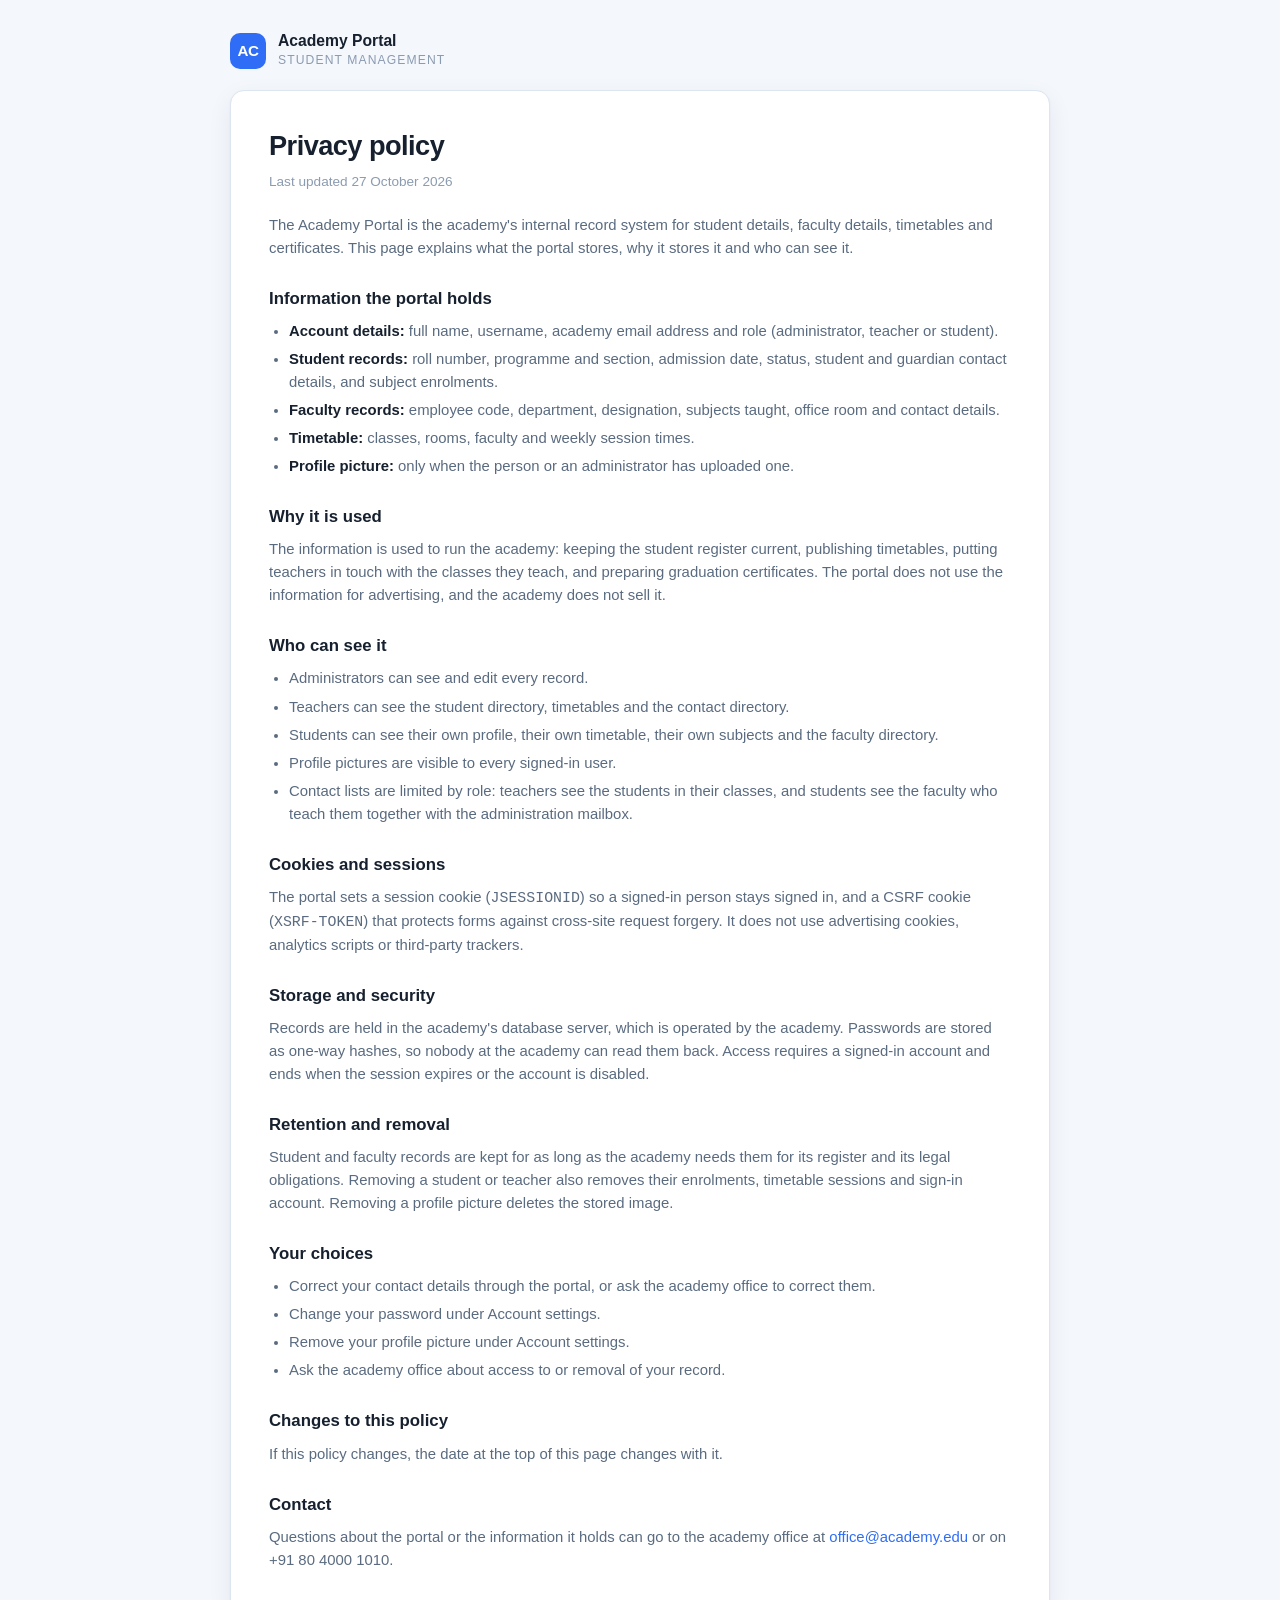
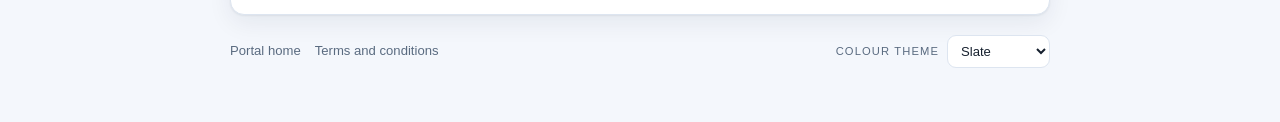
<file: src/main/resources/static/privacy.html>
<!doctype html>
<html lang="en">
<head>
    <meta charset="utf-8">
    <meta name="viewport" content="width=device-width, initial-scale=1">
    <meta name="description" content="How the academy portal stores and protects student, faculty and timetable records.">
    <meta name="theme-color" content="#101a33">
    <title>Privacy policy · Academy Portal</title>
    <link rel="icon" type="image/svg+xml" href="favicon.svg">
    <script src="js/theme.js"></script>
    <link rel="stylesheet" href="css/main.css">
</head>
<body>
<div class="legal-page">
    <div class="legal-wrap">
        <header class="legal-brand">
            <div class="brand-mark" aria-hidden="true">AC</div>
            <div>
                <div class="brand-name">Academy Portal</div>
                <div class="brand-sub">Student management</div>
            </div>
        </header>

        <main class="legal-card">
            <h1>Privacy policy</h1>
            <p class="updated">Last updated 27 October 2026</p>

            <p>The Academy Portal is the academy's internal record system for student details, faculty details, timetables and certificates. This page explains what the portal stores, why it stores it and who can see it.</p>

            <h2>Information the portal holds</h2>
            <ul>
                <li><strong>Account details:</strong> full name, username, academy email address and role (administrator, teacher or student).</li>
                <li><strong>Student records:</strong> roll number, programme and section, admission date, status, student and guardian contact details, and subject enrolments.</li>
                <li><strong>Faculty records:</strong> employee code, department, designation, subjects taught, office room and contact details.</li>
                <li><strong>Timetable:</strong> classes, rooms, faculty and weekly session times.</li>
                <li><strong>Profile picture:</strong> only when the person or an administrator has uploaded one.</li>
            </ul>

            <h2>Why it is used</h2>
            <p>The information is used to run the academy: keeping the student register current, publishing timetables, putting teachers in touch with the classes they teach, and preparing graduation certificates. The portal does not use the information for advertising, and the academy does not sell it.</p>

            <h2>Who can see it</h2>
            <ul>
                <li>Administrators can see and edit every record.</li>
                <li>Teachers can see the student directory, timetables and the contact directory.</li>
                <li>Students can see their own profile, their own timetable, their own subjects and the faculty directory.</li>
                <li>Profile pictures are visible to every signed-in user.</li>
                <li>Contact lists are limited by role: teachers see the students in their classes, and students see the faculty who teach them together with the administration mailbox.</li>
            </ul>

            <h2>Cookies and sessions</h2>
            <p>The portal sets a session cookie (<code>JSESSIONID</code>) so a signed-in person stays signed in, and a CSRF cookie (<code>XSRF-TOKEN</code>) that protects forms against cross-site request forgery. It does not use advertising cookies, analytics scripts or third-party trackers.</p>

            <h2>Storage and security</h2>
            <p>Records are held in the academy's database server, which is operated by the academy. Passwords are stored as one-way hashes, so nobody at the academy can read them back. Access requires a signed-in account and ends when the session expires or the account is disabled.</p>

            <h2>Retention and removal</h2>
            <p>Student and faculty records are kept for as long as the academy needs them for its register and its legal obligations. Removing a student or teacher also removes their enrolments, timetable sessions and sign-in account. Removing a profile picture deletes the stored image.</p>

            <h2>Your choices</h2>
            <ul>
                <li>Correct your contact details through the portal, or ask the academy office to correct them.</li>
                <li>Change your password under Account settings.</li>
                <li>Remove your profile picture under Account settings.</li>
                <li>Ask the academy office about access to or removal of your record.</li>
            </ul>

            <h2>Changes to this policy</h2>
            <p>If this policy changes, the date at the top of this page changes with it.</p>

            <h2>Contact</h2>
            <p>Questions about the portal or the information it holds can go to the academy office at <a href="mailto:office@academy.edu">office@academy.edu</a> or on +91 80 4000 1010.</p>
        </main>

        <footer class="legal-foot">
            <nav aria-label="Legal and account">
                <a href="index.html">Portal home</a>
                <a href="terms.html">Terms and conditions</a>
            </nav>
            <div class="theme-picker">
                <label for="theme-select">Colour theme</label>
                <select id="theme-select" data-theme-picker aria-label="Colour theme"></select>
            </div>
        </footer>
    </div>
</div>
</body>
</html>
</file>
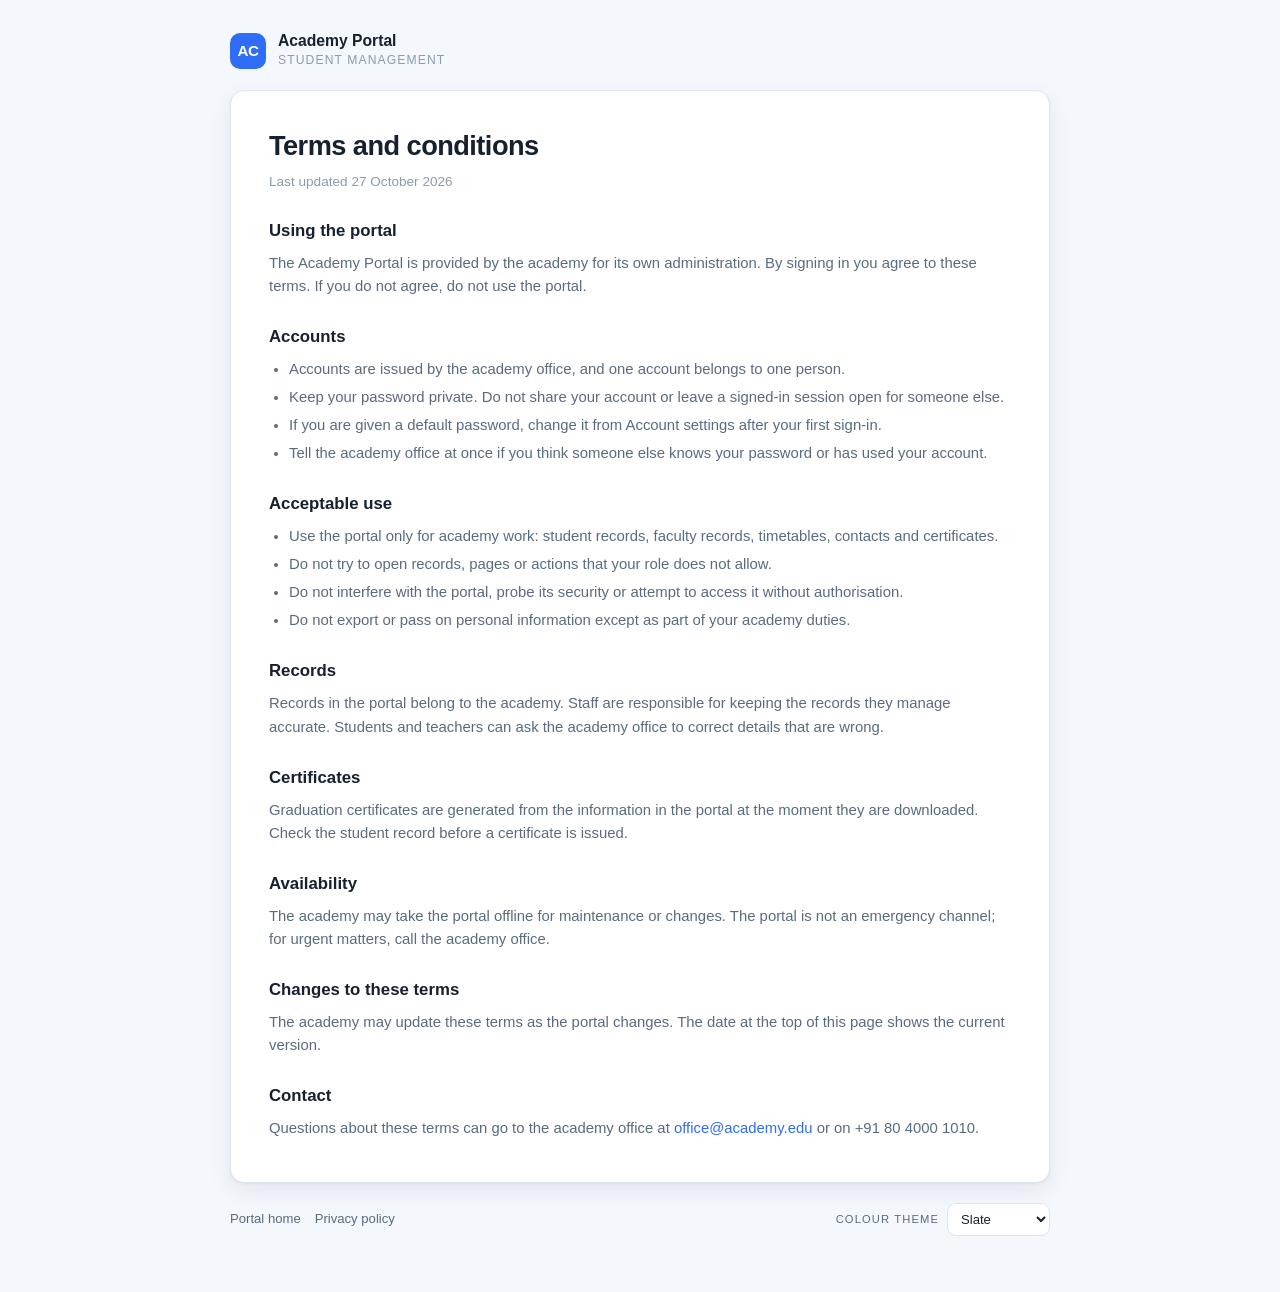
<file: src/main/resources/static/terms.html>
<!doctype html>
<html lang="en">
<head>
    <meta charset="utf-8">
    <meta name="viewport" content="width=device-width, initial-scale=1">
    <meta name="description" content="Terms for using the academy portal: accounts, acceptable use, records and availability.">
    <meta name="theme-color" content="#101a33">
    <title>Terms and conditions · Academy Portal</title>
    <link rel="icon" type="image/svg+xml" href="favicon.svg">
    <script src="js/theme.js"></script>
    <link rel="stylesheet" href="css/main.css">
</head>
<body>
<div class="legal-page">
    <div class="legal-wrap">
        <header class="legal-brand">
            <div class="brand-mark" aria-hidden="true">AC</div>
            <div>
                <div class="brand-name">Academy Portal</div>
                <div class="brand-sub">Student management</div>
            </div>
        </header>

        <main class="legal-card">
            <h1>Terms and conditions</h1>
            <p class="updated">Last updated 27 October 2026</p>

            <h2>Using the portal</h2>
            <p>The Academy Portal is provided by the academy for its own administration. By signing in you agree to these terms. If you do not agree, do not use the portal.</p>

            <h2>Accounts</h2>
            <ul>
                <li>Accounts are issued by the academy office, and one account belongs to one person.</li>
                <li>Keep your password private. Do not share your account or leave a signed-in session open for someone else.</li>
                <li>If you are given a default password, change it from Account settings after your first sign-in.</li>
                <li>Tell the academy office at once if you think someone else knows your password or has used your account.</li>
            </ul>

            <h2>Acceptable use</h2>
            <ul>
                <li>Use the portal only for academy work: student records, faculty records, timetables, contacts and certificates.</li>
                <li>Do not try to open records, pages or actions that your role does not allow.</li>
                <li>Do not interfere with the portal, probe its security or attempt to access it without authorisation.</li>
                <li>Do not export or pass on personal information except as part of your academy duties.</li>
            </ul>

            <h2>Records</h2>
            <p>Records in the portal belong to the academy. Staff are responsible for keeping the records they manage accurate. Students and teachers can ask the academy office to correct details that are wrong.</p>

            <h2>Certificates</h2>
            <p>Graduation certificates are generated from the information in the portal at the moment they are downloaded. Check the student record before a certificate is issued.</p>

            <h2>Availability</h2>
            <p>The academy may take the portal offline for maintenance or changes. The portal is not an emergency channel; for urgent matters, call the academy office.</p>

            <h2>Changes to these terms</h2>
            <p>The academy may update these terms as the portal changes. The date at the top of this page shows the current version.</p>

            <h2>Contact</h2>
            <p>Questions about these terms can go to the academy office at <a href="mailto:office@academy.edu">office@academy.edu</a> or on +91 80 4000 1010.</p>
        </main>

        <footer class="legal-foot">
            <nav aria-label="Legal and account">
                <a href="index.html">Portal home</a>
                <a href="privacy.html">Privacy policy</a>
            </nav>
            <div class="theme-picker">
                <label for="theme-select">Colour theme</label>
                <select id="theme-select" data-theme-picker aria-label="Colour theme"></select>
            </div>
        </footer>
    </div>
</div>
</body>
</html>
</file>
<file: src/main/resources/static/css/main.css>
/* ============================================================
   Academy Portal :: design tokens and six colour themes
   Every theme is a flat palette: solid surfaces, one accent,
   no gradients. Slate is the default.
   ============================================================ */
:root {
    --navy-900: #101a33;
    --navy-800: #16223f;
    --navy-700: #1f2f55;
    --navy-100: #e8ecf6;
    --ink: #16202e;
    --ink-soft: #5a6b80;
    --ink-faint: #8b9bb0;
    --line: #dde5f0;
    --line-soft: #eef2f8;
    --bg: #f4f7fc;
    --bg-alt: #f8fafd;
    --card: #ffffff;
    --head-bg: #f7f9fe;
    --accent: #2f6df6;
    --accent-hover: #245ed8;
    --accent-soft: #eaf0ff;
    --accent-ink: #1e4bb5;
    --teal: #0f9b8e;
    --teal-soft: #e2f6f3;
    --teal-ink: #0b6f64;
    --amber: #b7791f;
    --amber-soft: #fdf3e0;
    --amber-ink: #8a5b12;
    --rose: #c8334a;
    --rose-soft: #fdecef;
    --rose-ink: #a5213a;
    --focus-ring: rgba(47, 109, 246, .16);
    --ghost-hover: #f3f6fc;
    --code-bg: #f2f5fa;
    --sidebar: #101a33;
    --sidebar-ink: #cbd6ea;
    --sidebar-link: #c3cfe4;
    --sidebar-muted: #8ea1c4;
    --sidebar-label: #7387ab;
    --sidebar-line: rgba(255, 255, 255, .09);
    --sidebar-hover: rgba(255, 255, 255, .07);
    --sidebar-chip: rgba(255, 255, 255, .05);
    --login-bg: #101a33;
    --radius: 14px;
    --radius-sm: 9px;
    --shadow: 0 1px 2px rgba(16, 26, 51, .06), 0 8px 24px rgba(16, 26, 51, .07);
    --shadow-lift: 0 2px 6px rgba(16, 26, 51, .10), 0 18px 40px rgba(16, 26, 51, .14);
    --sidebar-width: 246px;
    font-size: 16px;
}

:root[data-theme="evergreen"] {
    --navy-900: #10201b;
    --navy-800: #163029;
    --navy-700: #1f453b;
    --navy-100: #e2ece6;
    --ink: #17241f;
    --ink-soft: #54665d;
    --ink-faint: #83948a;
    --line: #d7e2db;
    --line-soft: #e9f0ec;
    --bg: #f3f7f4;
    --bg-alt: #f7faf8;
    --head-bg: #f5f9f6;
    --accent: #1f7a5a;
    --accent-hover: #175f46;
    --accent-soft: #e3f1ea;
    --accent-ink: #175c45;
    --teal: #0f7d6d;
    --teal-soft: #e0f2ef;
    --teal-ink: #0b6156;
    --amber: #9a6b1f;
    --amber-soft: #f8f0de;
    --amber-ink: #7a5314;
    --rose: #b83a4b;
    --rose-soft: #fbe9ec;
    --rose-ink: #932b3a;
    --focus-ring: rgba(31, 122, 90, .18);
    --ghost-hover: #eef4f0;
    --code-bg: #eef3ef;
    --sidebar: #10201b;
    --sidebar-ink: #cfe0d6;
    --sidebar-link: #c1d6c9;
    --sidebar-muted: #93ad9f;
    --sidebar-label: #789587;
    --login-bg: #10201b;
}

:root[data-theme="marine"] {
    --navy-900: #0c2233;
    --navy-800: #11304a;
    --navy-700: #17425f;
    --navy-100: #e0eaf1;
    --ink: #14222d;
    --ink-soft: #506474;
    --ink-faint: #8095a6;
    --line: #d5e1e9;
    --line-soft: #e8eef3;
    --bg: #f2f6f9;
    --bg-alt: #f7fafc;
    --head-bg: #f4f8fb;
    --accent: #17618a;
    --accent-hover: #114b6b;
    --accent-soft: #e2eef6;
    --accent-ink: #114b6b;
    --teal: #0e7d8a;
    --teal-soft: #def1f2;
    --teal-ink: #0a5f6a;
    --amber: #a06a1c;
    --amber-soft: #f9f1df;
    --amber-ink: #7e5212;
    --rose: #b93a4c;
    --rose-soft: #fbe9ec;
    --rose-ink: #932b3a;
    --focus-ring: rgba(23, 97, 138, .18);
    --ghost-hover: #edf3f7;
    --code-bg: #eef3f6;
    --sidebar: #0c2233;
    --sidebar-ink: #c9dbe6;
    --sidebar-link: #b9cfdd;
    --sidebar-muted: #8aa6b8;
    --sidebar-label: #6f8da1;
    --login-bg: #0c2233;
}

:root[data-theme="terracotta"] {
    --navy-900: #2b1712;
    --navy-800: #3b2019;
    --navy-700: #552e22;
    --navy-100: #f0e4dd;
    --ink: #2a1c15;
    --ink-soft: #6b5549;
    --ink-faint: #9a8578;
    --line: #e8dbd2;
    --line-soft: #f2eae4;
    --bg: #faf5f0;
    --bg-alt: #fbf8f4;
    --head-bg: #faf6f2;
    --accent: #b4492a;
    --accent-hover: #91371e;
    --accent-soft: #f8e7e0;
    --accent-ink: #8f381f;
    --teal: #5f7a4a;
    --teal-soft: #eaf0e2;
    --teal-ink: #4a6138;
    --amber: #a3661a;
    --amber-soft: #f9efdd;
    --amber-ink: #7c4d11;
    --rose: #b23a47;
    --rose-soft: #fbe8ea;
    --rose-ink: #8f2b36;
    --focus-ring: rgba(180, 73, 42, .18);
    --ghost-hover: #f7f0ea;
    --code-bg: #f5ece6;
    --sidebar: #2b1712;
    --sidebar-ink: #e6d3c8;
    --sidebar-link: #ddc4b7;
    --sidebar-muted: #b99a8b;
    --sidebar-label: #a08172;
    --login-bg: #2b1712;
}

:root[data-theme="sandstone"] {
    --navy-900: #292418;
    --navy-800: #39321f;
    --navy-700: #4e452b;
    --navy-100: #eeead9;
    --ink: #272216;
    --ink-soft: #675f49;
    --ink-faint: #978c72;
    --line: #e4ddcc;
    --line-soft: #f0ebdf;
    --bg: #f8f5ee;
    --bg-alt: #faf8f2;
    --head-bg: #faf7f0;
    --accent: #7a5c17;
    --accent-hover: #604810;
    --accent-soft: #f3ecd6;
    --accent-ink: #5f4510;
    --teal: #4f6b52;
    --teal-soft: #e8efe7;
    --teal-ink: #3d5440;
    --amber: #94671c;
    --amber-soft: #f6edd7;
    --amber-ink: #714e12;
    --rose: #a83a45;
    --rose-soft: #f9e8ea;
    --rose-ink: #862a34;
    --focus-ring: rgba(122, 92, 23, .18);
    --ghost-hover: #f3eee1;
    --code-bg: #f2ede0;
    --sidebar: #292418;
    --sidebar-ink: #e3dcc8;
    --sidebar-link: #d7ceb5;
    --sidebar-muted: #b3a888;
    --sidebar-label: #9a8f70;
    --login-bg: #292418;
}

:root[data-theme="graphite"] {
    --navy-900: #1b1f22;
    --navy-800: #24292d;
    --navy-700: #323a40;
    --navy-100: #e4e7ea;
    --ink: #1d2225;
    --ink-soft: #59636a;
    --ink-faint: #8a949b;
    --line: #dde1e4;
    --line-soft: #eceff1;
    --bg: #f4f5f6;
    --bg-alt: #f8f9fa;
    --head-bg: #f7f8f9;
    --accent: #375d68;
    --accent-hover: #2a4851;
    --accent-soft: #e5eef0;
    --accent-ink: #294852;
    --teal: #4f6b5a;
    --teal-soft: #e8efea;
    --teal-ink: #3c5345;
    --amber: #9a6b1f;
    --amber-soft: #f5eedd;
    --amber-ink: #745113;
    --rose: #b03745;
    --rose-soft: #f9e8ea;
    --rose-ink: #8d2a35;
    --focus-ring: rgba(55, 93, 104, .18);
    --ghost-hover: #eff1f2;
    --code-bg: #eff1f2;
    --sidebar: #1b1f22;
    --sidebar-ink: #d6dadd;
    --sidebar-link: #c8cdd1;
    --sidebar-muted: #9aa3a9;
    --sidebar-label: #7d878e;
    --login-bg: #1b1f22;
}

* { box-sizing: border-box; }

html, body {
    margin: 0;
    padding: 0;
    min-height: 100%;
    background: var(--bg);
    color: var(--ink);
    font-family: "Segoe UI", -apple-system, BlinkMacSystemFont, "Inter", Roboto, "Helvetica Neue", sans-serif;
    line-height: 1.55;
}

a { color: var(--accent); text-decoration: none; }
a:hover { text-decoration: underline; }

/* ============================================================
   Layout
   ============================================================ */
.portal {
    display: grid;
    grid-template-columns: var(--sidebar-width) 1fr;
    min-height: 100vh;
}

.sidebar {
    background: var(--sidebar);
    color: var(--sidebar-ink);
    padding: 26px 18px;
    display: flex;
    flex-direction: column;
    gap: 22px;
    position: sticky;
    top: 0;
    height: 100vh;
}

.brand { display: flex; align-items: center; gap: 12px; color: #fff; }

.brand-mark {
    width: 40px; height: 40px;
    border-radius: 12px;
    background: var(--accent);
    display: grid; place-items: center;
    font-weight: 700; font-size: 1.05rem; color: #fff;
    letter-spacing: -.5px;
    flex: 0 0 auto;
}

.brand-name { font-size: 1.02rem; font-weight: 650; line-height: 1.2; }
.brand-sub { font-size: .76rem; color: var(--sidebar-muted); text-transform: uppercase; letter-spacing: .09em; }

.nav { display: flex; flex-direction: column; gap: 4px; }
.nav-label { font-size: .7rem; text-transform: uppercase; letter-spacing: .1em; color: var(--sidebar-label); padding: 6px 12px 2px; }

.nav a {
    display: flex; align-items: center; gap: 10px;
    padding: 10px 12px;
    border-radius: var(--radius-sm);
    color: var(--sidebar-link); font-size: .93rem; font-weight: 500;
    transition: background .15s ease, color .15s ease;
}
.nav a:hover { background: var(--sidebar-hover); color: #fff; text-decoration: none; }
.nav a.active { background: var(--accent); color: #fff; }
.nav .ico { width: 18px; height: 18px; display: inline-flex; align-items: center; justify-content: center; flex: 0 0 auto; }
.nav .ico svg { width: 18px; height: 18px; }

.sidebar-foot { margin-top: auto; border-top: 1px solid var(--sidebar-line); padding-top: 14px; }

.userchip { display: flex; align-items: center; gap: 10px; padding: 8px 10px; border-radius: var(--radius-sm); background: var(--sidebar-chip); }
.userchip .avatar { width: 34px; height: 34px; border-radius: 50%; background: var(--navy-100); color: var(--navy-900); display: grid; place-items: center; font-weight: 700; font-size: .82rem; }
.userchip .who { min-width: 0; }
.userchip .who strong { display: block; color: #fff; font-size: .85rem; white-space: nowrap; overflow: hidden; text-overflow: ellipsis; }
.userchip .who span { font-size: .74rem; color: var(--sidebar-muted); }

.foot-row { display: flex; align-items: center; justify-content: space-between; gap: 10px; margin-top: 10px; }
.signout { font-size: .8rem; color: var(--sidebar-muted); background: none; border: 0; cursor: pointer; padding: 0; }
.signout:hover { color: #fff; text-decoration: underline; }
.legal-links { display: flex; gap: 12px; font-size: .76rem; }
.legal-links a { color: var(--sidebar-muted); }
.legal-links a:hover { color: #fff; }

.theme-picker { display: flex; flex-direction: column; gap: 5px; margin-top: 12px; }
.theme-picker label { font-size: .7rem; text-transform: uppercase; letter-spacing: .1em; color: var(--sidebar-muted); }
.theme-picker select {
    font: inherit; font-size: .82rem; width: 100%;
    padding: 7px 9px; border-radius: var(--radius-sm);
    border: 1px solid var(--sidebar-line);
    background: var(--sidebar-chip); color: var(--sidebar-ink);
}
.theme-picker select:focus { outline: none; border-color: var(--accent); }

.main { min-width: 0; display: flex; flex-direction: column; }

.topbar {
    background: var(--card);
    border-bottom: 1px solid var(--line);
    padding: 18px 30px;
    display: flex; align-items: flex-end; justify-content: space-between; gap: 18px;
    flex-wrap: wrap;
}
.topbar h1 { margin: 0; font-size: 1.45rem; letter-spacing: -.02em; }
.topbar p { margin: 4px 0 0; color: var(--ink-soft); font-size: .88rem; }
.topbar-actions { display: flex; gap: 10px; align-items: center; flex-wrap: wrap; }

.content { padding: 26px 30px 60px; display: flex; flex-direction: column; gap: 22px; }

/* ============================================================
   Cards, stats, tables
   ============================================================ */
.card {
    background: var(--card);
    border: 1px solid var(--line);
    border-radius: var(--radius);
    box-shadow: var(--shadow);
    overflow: hidden;
}
.card-head { padding: 16px 20px; border-bottom: 1px solid var(--line); display: flex; align-items: center; justify-content: space-between; gap: 14px; flex-wrap: wrap; }
.card-head h2 { margin: 0; font-size: 1.02rem; }
.card-head .hint { color: var(--ink-faint); font-size: .82rem; }
.card-body { padding: 20px; }
.card-body.tight { padding: 0; }

.grid { display: grid; gap: 18px; }
.grid.stats { grid-template-columns: repeat(auto-fit, minmax(190px, 1fr)); }
.grid.two { grid-template-columns: repeat(auto-fit, minmax(320px, 1fr)); }
.grid.profile { grid-template-columns: 1.15fr 1fr; align-items: start; }
.grid.cards { grid-template-columns: repeat(auto-fill, minmax(280px, 1fr)); }

.stat { padding: 18px 20px; display: flex; flex-direction: column; gap: 4px; }
.stat .value { font-size: 1.85rem; font-weight: 700; letter-spacing: -.03em; }
.stat .label { font-size: .8rem; text-transform: uppercase; letter-spacing: .07em; color: var(--ink-faint); }
.stat.accent .value { color: var(--accent); }
.stat.teal .value { color: var(--teal); }
.stat.amber .value { color: var(--amber); }

table { width: 100%; border-collapse: collapse; font-size: .9rem; }
thead th {
    text-align: left; padding: 11px 16px; background: var(--head-bg);
    border-bottom: 1px solid var(--line);
    font-size: .74rem; text-transform: uppercase; letter-spacing: .07em; color: var(--ink-soft); font-weight: 650;
    white-space: nowrap;
}
tbody td { padding: 13px 16px; border-bottom: 1px solid var(--line-soft); vertical-align: middle; }
tbody tr:last-child td { border-bottom: 0; }
tbody tr.clickable { cursor: pointer; }
tbody tr.clickable:hover { background: var(--accent-soft); }
td.num, th.num { text-align: right; }
.cell-strong { font-weight: 620; color: var(--ink); }
.cell-sub { font-size: .8rem; color: var(--ink-soft); }

.empty { padding: 34px 20px; text-align: center; color: var(--ink-faint); }
.empty strong { display: block; color: var(--ink-soft); margin-bottom: 4px; }

/* ============================================================
   Badges and chips
   ============================================================ */
.badge {
    display: inline-block; padding: 3px 9px; border-radius: 6px;
    font-size: .74rem; font-weight: 620; letter-spacing: .02em;
    background: var(--navy-100); color: var(--navy-700); white-space: nowrap;
}
.badge.active { background: var(--teal-soft); color: var(--teal-ink); }
.badge.suspended, .badge.on_leave { background: var(--amber-soft); color: var(--amber-ink); }
.badge.alumni, .badge.inactive { background: var(--bg-alt); color: var(--ink-soft); }
.badge.role-ADMIN { background: var(--accent-soft); color: var(--accent-ink); }
.badge.role-TEACHER { background: var(--teal-soft); color: var(--teal-ink); }
.badge.role-STUDENT { background: var(--bg-alt); color: var(--ink-soft); }
.badge.present { background: var(--teal-soft); color: var(--teal-ink); }
.badge.late { background: var(--amber-soft); color: var(--amber-ink); }
.badge.absent { background: var(--rose-soft); color: var(--rose-ink); }
.chip-row { display: flex; flex-wrap: wrap; gap: 7px; }

/* ============================================================
   Buttons, filters
   ============================================================ */
button, .btn {
    font: inherit; cursor: pointer;
    border-radius: var(--radius-sm); border: 1px solid transparent;
    padding: 9px 15px; font-size: .87rem; font-weight: 600;
    transition: background .15s ease, border-color .15s ease, color .15s ease;
    display: inline-flex; align-items: center; gap: 7px; white-space: nowrap;
}
.btn-primary { background: var(--accent); color: #fff; }
.btn-primary:hover { background: var(--accent-hover); }
.btn-ghost { background: var(--card); color: var(--ink); border-color: var(--line); }
.btn-ghost:hover { background: var(--ghost-hover); }
.btn-danger { background: var(--rose-soft); color: var(--rose-ink); border-color: var(--rose-soft); }
.btn-danger:hover { border-color: var(--rose); }
.btn-sm { padding: 5px 11px; font-size: .8rem; }
button:disabled { opacity: .55; cursor: not-allowed; }

.filters { display: flex; gap: 12px; align-items: flex-end; flex-wrap: wrap; padding: 16px 20px; }
.field { display: flex; flex-direction: column; gap: 5px; }
.field label { font-size: .76rem; font-weight: 650; text-transform: uppercase; letter-spacing: .06em; color: var(--ink-soft); }
.field input, .field select, .field textarea {
    font: inherit; font-size: .9rem;
    padding: 9px 11px; border: 1px solid var(--line); border-radius: var(--radius-sm);
    background: var(--card); color: var(--ink); min-width: 170px;
}
.field input:focus, .field select:focus, .field textarea:focus {
    outline: none; border-color: var(--accent); box-shadow: 0 0 0 3px var(--focus-ring);
}
.field input[type=file] { padding: 7px 9px; background: var(--bg-alt); font-size: .84rem; }
.field.span2 { grid-column: span 2; }
.field.spanfull { grid-column: 1 / -1; }

/* ============================================================
   Detail views
   ============================================================ */
dl.facts { margin: 0; display: grid; grid-template-columns: minmax(130px, .8fr) 1.2fr; gap: 0; }
dl.facts dt { padding: 11px 0; font-size: .78rem; text-transform: uppercase; letter-spacing: .06em; color: var(--ink-faint); border-bottom: 1px solid var(--line-soft); }
dl.facts dd { margin: 0; padding: 11px 0; font-size: .92rem; border-bottom: 1px solid var(--line-soft); word-break: break-word; }
dl.facts dt:last-of-type, dl.facts dd:last-of-type { border-bottom: 0; }

.person { display: flex; gap: 16px; align-items: center; }
.person .avatar-lg { width: 62px; height: 62px; border-radius: 18px; background: var(--accent-soft); color: var(--navy-700); display: grid; place-items: center; font-weight: 700; font-size: 1.3rem; flex: 0 0 auto; }
.person h2 { margin: 0; font-size: 1.3rem; letter-spacing: -.02em; }
.person .meta { color: var(--ink-soft); font-size: .87rem; margin-top: 2px; }

/* ============================================================
   Timetable
   ============================================================ */
.week { display: grid; grid-template-columns: repeat(6, minmax(150px, 1fr)); gap: 12px; overflow-x: auto; padding: 4px 0 8px; }
.day-col { background: var(--bg-alt); border: 1px solid var(--line); border-radius: 12px; min-height: 140px; display: flex; flex-direction: column; }
.day-col > h3 { margin: 0; padding: 11px 13px; font-size: .8rem; text-transform: uppercase; letter-spacing: .07em; color: var(--navy-700); border-bottom: 1px solid var(--line); background: var(--card); border-radius: 12px 12px 0 0; }
.day-col .slots { padding: 10px; display: flex; flex-direction: column; gap: 9px; }
.slot { background: var(--card); border: 1px solid var(--line); border-left: 3px solid var(--accent); border-radius: 9px; padding: 9px 11px; box-shadow: 0 1px 2px rgba(16, 26, 51, .05); }
.slot .time { font-size: .76rem; color: var(--ink-soft); font-variant-numeric: tabular-nums; letter-spacing: .02em; }
.slot .subj { font-weight: 640; margin-top: 2px; }
.slot .who { font-size: .8rem; color: var(--ink-soft); }
.slot .room { font-size: .74rem; color: var(--ink-faint); }
.slot:hover { border-left-color: var(--teal); }
.day-col.empty-day .slots { color: var(--ink-faint); font-size: .84rem; padding: 14px; }

/* One-click booking straight from a day column */
.day-col > h3 { display: flex; align-items: center; justify-content: space-between; gap: 8px; }
.day-add {
    width: 25px; height: 25px; padding: 0; justify-content: center; border-radius: 7px;
    background: var(--card); border: 1px solid var(--line); color: var(--navy-700);
    font-size: 1rem; font-weight: 500; line-height: 1;
}
.day-add:hover { background: var(--accent-soft); border-color: var(--accent-soft); color: var(--accent-ink); }
.slot-add {
    width: 100%; justify-content: center; padding: 12px; font-size: .8rem; font-weight: 550;
    background: transparent; border: 1px dashed var(--line); color: var(--ink-faint);
}
.slot-add:hover { background: var(--card); border-color: var(--accent); color: var(--accent-ink); }

/* ============================================================
   Week planner
   ============================================================ */
.plan-label { font-size: .76rem; font-weight: 650; text-transform: uppercase; letter-spacing: .06em; color: var(--ink-soft); }
.plan-days { display: flex; flex-wrap: wrap; align-items: center; gap: 8px; margin-top: 18px; }
.day-pick {
    display: inline-flex; align-items: center; gap: 6px; cursor: pointer;
    padding: 7px 11px; font-size: .82rem; background: var(--card);
    border: 1px solid var(--line); border-radius: 8px;
}
.day-pick input { accent-color: var(--accent); margin: 0; }
.day-pick:has(input:checked) { border-color: var(--accent); background: var(--accent-soft); color: var(--accent-ink); font-weight: 620; }
.plan-clock { margin-top: 16px; }
.plan-clock .field input { min-width: 0; }
.plan-head { display: flex; align-items: center; gap: 9px; margin: 20px 0 10px; }
.plan-head .plan-label { margin-right: auto; }
.period-row { display: grid; grid-template-columns: 24px minmax(0, 1.5fr) minmax(0, 1fr) auto; gap: 9px; align-items: center; margin-bottom: 9px; }
.period-row select {
    font: inherit; font-size: .87rem; min-width: 0; padding: 8px 10px;
    border: 1px solid var(--line); border-radius: var(--radius-sm); background: var(--card); color: var(--ink);
}
.period-row select:focus { outline: none; border-color: var(--accent); box-shadow: 0 0 0 3px var(--focus-ring); }
.period-no { font-size: .78rem; color: var(--ink-faint); text-align: center; font-variant-numeric: tabular-nums; }
.plan-preview {
    margin-top: 16px; padding: 10px 12px; max-height: 200px; overflow: auto;
    background: var(--bg-alt); border: 1px solid var(--line); border-radius: 10px;
}
.preview-line {
    display: grid; grid-template-columns: 78px 116px minmax(0, 1fr) minmax(0, 140px);
    gap: 10px; align-items: center; font-size: .82rem; padding: 6px 0; border-bottom: 1px dashed var(--line);
}
.preview-line:last-of-type { border-bottom: 0; }
.pv-day { font-size: .72rem; font-weight: 650; text-transform: uppercase; letter-spacing: .05em; color: var(--navy-700); }
.pv-time { color: var(--ink-soft); font-variant-numeric: tabular-nums; }
.pv-sub, .pv-who { overflow: hidden; text-overflow: ellipsis; white-space: nowrap; }
.pv-who { color: var(--ink-soft); }
.warn-line {
    margin: 10px 0 0; padding: 8px 10px; font-size: .82rem;
    background: var(--rose-soft); color: var(--rose-ink); border-radius: 8px;
}

/* ============================================================
   Modal, toast
   ============================================================ */
.modal-backdrop { position: fixed; inset: 0; background: rgba(16, 26, 51, .55); display: grid; place-items: center; padding: 20px; z-index: 50; }
.modal { background: var(--card); width: min(760px, 100%); max-height: 90vh; overflow: auto; border-radius: var(--radius); box-shadow: var(--shadow-lift); }
.modal header { padding: 20px 24px 0; }
.modal header h3 { margin: 0; font-size: 1.15rem; }
.modal header p { margin: 4px 0 0; color: var(--ink-soft); font-size: .86rem; }
.modal form { padding: 20px 24px 24px; }
.modal-grid { display: grid; grid-template-columns: 1fr 1fr; gap: 14px; }
.modal-actions { display: flex; justify-content: flex-end; gap: 10px; margin-top: 22px; }
.form-error { color: var(--rose); font-size: .85rem; margin: 12px 0 0; min-height: 1.2em; font-weight: 550; }

.toast-stack { position: fixed; right: 22px; bottom: 22px; display: flex; flex-direction: column; gap: 10px; z-index: 60; }
.toast { background: var(--navy-900); color: #fff; padding: 12px 16px; border-radius: 10px; box-shadow: var(--shadow-lift); font-size: .88rem; max-width: 380px; }
.toast.err { background: var(--rose); }

.banner { border-radius: var(--radius); padding: 14px 18px; font-size: .9rem; border: 1px solid var(--line); }
.banner.info { background: var(--accent-soft); border-color: var(--accent-soft); color: var(--accent-ink); }
.banner.warn { background: var(--amber-soft); border-color: var(--amber-soft); color: var(--amber-ink); }
.banner.err { background: var(--rose-soft); border-color: var(--rose-soft); color: var(--rose-ink); }

/* ============================================================
   Account settings and the student sign-in dialog
   ============================================================ */
img.avatar { object-fit: cover; }
img.avatar-lg, img.avatar-xs { object-fit: cover; }

/* Compact picture frame for roster rows and contact lists */
.avatar-xs {
    width: 36px; height: 36px; border-radius: 11px; flex: 0 0 auto;
    background: var(--accent-soft);
    color: var(--navy-700); display: grid; place-items: center;
    font-weight: 700; font-size: .85rem; border: 1px solid var(--line);
}

.photo-row { display: flex; align-items: center; gap: 20px; flex-wrap: wrap; }
.photo-frame {
    width: 104px; height: 104px; border-radius: 20px; object-fit: cover;
    background: var(--accent-soft);
    color: var(--navy-700); display: grid; place-items: center;
    font-weight: 700; font-size: 2rem; border: 1px solid var(--line); flex: 0 0 auto;
}
dl.facts code { background: var(--code-bg); padding: 1px 6px; border-radius: 5px; font-family: "Cascadia Mono", Consolas, monospace; font-size: .86rem; color: var(--navy-700); }

.skeleton { padding: 24px; color: var(--ink-faint); font-size: .9rem; }
.spinner { display: inline-block; width: 13px; height: 13px; border: 2px solid currentColor; border-right-color: transparent; border-radius: 50%; animation: spin .7s linear infinite; }
@keyframes spin { to { transform: rotate(360deg); } }

/* ============================================================
   Attendance charts and marking sheet
   ============================================================ */
.chart { width: 100%; height: auto; display: block; overflow: visible; }
.chart text { font-family: inherit; }
.chart .chart-track { fill: var(--bg-alt); stroke: var(--line); stroke-width: 1; }
.chart .chart-bar { fill: var(--accent); }
.chart .chart-bar.mid { fill: var(--amber); }
.chart .chart-bar.low { fill: var(--rose); }
.chart .chart-grid { stroke: var(--line-soft); stroke-width: 1; }
.chart .chart-axis { stroke: var(--line); stroke-width: 1; }
.chart .chart-label { fill: var(--ink); font-size: 12px; font-weight: 600; }
.chart .chart-value { fill: var(--ink-soft); font-size: 11px; font-variant-numeric: tabular-nums; }
.chart .chart-note { fill: var(--ink-faint); font-size: 10px; }
.chart-note-line { margin: 12px 0 0; color: var(--ink-faint); font-size: .78rem; }

.sheet-tools { display: flex; align-items: center; justify-content: space-between; gap: 12px; flex-wrap: wrap; margin-bottom: 12px; }
.sheet-list { max-height: 52vh; overflow: auto; border: 1px solid var(--line); border-radius: var(--radius-sm); }
.sheet-row { display: flex; align-items: center; justify-content: space-between; gap: 14px; padding: 9px 14px; border-bottom: 1px solid var(--line-soft); }
.sheet-row:last-child { border-bottom: 0; }
.sheet-row .person { gap: 11px; }
.status-select {
    font: inherit; font-size: .83rem; font-weight: 600;
    padding: 6px 9px; border-radius: 7px;
    border: 1px solid var(--line); background: var(--card); color: var(--ink);
}
.status-select:focus { outline: none; border-color: var(--accent); box-shadow: 0 0 0 3px var(--focus-ring); }

/* ============================================================
   Login
   ============================================================ */
.login-wrap { min-height: 100vh; display: flex; flex-direction: column; align-items: center; justify-content: center; padding: 24px; background: var(--login-bg); }
.login-card { width: min(420px, 100%); background: var(--card); border-radius: var(--radius); border-top: 3px solid var(--accent); padding: 34px; box-shadow: var(--shadow-lift); }
.login-card .brand-mark { margin-bottom: 16px; }
.login-card h1 { margin: 0 0 6px; font-size: 1.5rem; letter-spacing: -.02em; }
.login-card > p { margin: 0 0 22px; color: var(--ink-soft); font-size: .9rem; }
.login-card .field { margin-bottom: 15px; }
.login-card .field input { width: 100%; min-width: 0; padding: 11px 13px; }
.login-card .btn-primary { width: 100%; justify-content: center; padding: 12px; font-size: .95rem; }
.login-help { margin: 20px 0 0; padding-top: 16px; border-top: 1px solid var(--line); font-size: .82rem; color: var(--ink-soft); }
.login-help strong { color: var(--ink); }

.login-foot { width: min(420px, 100%); margin-top: 16px; display: flex; flex-wrap: wrap; align-items: center; justify-content: space-between; gap: 12px; color: var(--sidebar-link); font-size: .8rem; }
.login-foot .theme-picker { margin-top: 0; flex-direction: row; align-items: center; gap: 8px; }
.login-foot .theme-picker label { color: var(--sidebar-muted); }
.login-foot .theme-picker select { width: auto; background: var(--sidebar-chip); border-color: var(--sidebar-line); color: #fff; }
.login-foot nav { display: flex; gap: 14px; }
.login-foot a { color: var(--sidebar-link); }
.login-foot a:hover { color: #fff; }

/* ============================================================
   Public legal pages
   ============================================================ */
.legal-page { min-height: 100vh; background: var(--bg); padding: 32px 20px 56px; }
.legal-wrap { max-width: 820px; margin: 0 auto; display: flex; flex-direction: column; gap: 20px; }
.legal-brand { display: flex; align-items: center; gap: 12px; }
.legal-brand .brand-mark { width: 36px; height: 36px; border-radius: 10px; font-size: .95rem; }
.legal-brand .brand-name { color: var(--ink); font-size: .98rem; }
.legal-brand .brand-sub { color: var(--ink-faint); }
.legal-card { background: var(--card); border: 1px solid var(--line); border-radius: var(--radius); box-shadow: var(--shadow); padding: 34px 38px; }
.legal-card h1 { margin: 0 0 4px; font-size: 1.7rem; letter-spacing: -.02em; }
.legal-card .updated { margin: 0 0 22px; color: var(--ink-faint); font-size: .85rem; }
.legal-card h2 { margin: 26px 0 8px; font-size: 1.05rem; }
.legal-card p { margin: 8px 0; font-size: .93rem; color: var(--ink-soft); }
.legal-card ul { margin: 8px 0; padding-left: 20px; }
.legal-card li { margin: 5px 0; font-size: .93rem; color: var(--ink-soft); }
.legal-card strong { color: var(--ink); }
.legal-card a { color: var(--accent); }
.legal-foot { display: flex; flex-wrap: wrap; align-items: center; justify-content: space-between; gap: 12px; font-size: .82rem; color: var(--ink-soft); }
.legal-foot nav { display: flex; gap: 14px; }
.legal-foot a { color: var(--ink-soft); }
.legal-foot a:hover { color: var(--accent); }
.legal-foot .theme-picker { margin-top: 0; flex-direction: row; align-items: center; gap: 8px; }
.legal-foot .theme-picker label { color: var(--ink-soft); }
.legal-foot .theme-picker select { width: auto; background: var(--card); border-color: var(--line); color: var(--ink); }

/* ============================================================
   Certificate preview - mirrors the landscape A4 sheet the PDF draws.
   Pinned colours so the official sheet does not change with the theme.
   ============================================================ */
.modal.wide { width: min(980px, 100%); }
.cert-scroll { padding: 18px 24px 24px; display: flex; flex-direction: column; gap: 20px; }
.cert-sheet {
    position: relative;
    background: #fff;
    aspect-ratio: 1.414 / 1;
    overflow: hidden;
    border: 3px solid #0e2a47;
    box-shadow: var(--shadow);
    padding: 4.5% 6% 3.5%;
    display: flex; flex-direction: column; align-items: center; text-align: center;
    font-family: "Times New Roman", Times, serif;
    color: #14263c;
}
/* navy, gold, navy - the same three bands the PDF strokes */
.cert-sheet::before { content: ''; position: absolute; inset: 5px; border: 1px solid #b08d2e; pointer-events: none; }
.cert-sheet::after { content: ''; position: absolute; inset: 11px; border: 1px solid #0e2a47; pointer-events: none; }
.cert-sheet .academy { font-size: .72rem; font-weight: 700; letter-spacing: .18em; color: #b08d2e; }
.cert-sheet .heading { font-size: 1.75rem; font-weight: 700; letter-spacing: .03em; color: #0e2a47; margin: 6px 0 0; }
.cert-sheet .rule { height: 1px; margin: 7px 0 8px; }
.cert-sheet .rule.gold { width: 26%; background: #b08d2e; }
.cert-sheet .rule.navy { width: 36%; background: #0e2a47; }
.cert-sheet .certify { font-size: .84rem; font-style: italic; color: #54637e; margin: 2px 0 4px; }
.cert-sheet .graduate { font-size: 1.95rem; font-weight: 700; color: #0e2a47; }
.cert-sheet .roll { font-size: .76rem; color: #54637e; margin: 2px 0 16px; }
.cert-sheet .statement { font-size: .86rem; max-width: 78%; margin: 0 0 14px; }
.cert-sheet .subjects { font-size: 1rem; font-weight: 700; color: #0e2a47; margin: 0 0 4px; }
.cert-sheet .when { font-size: .78rem; font-weight: 700; color: #b08d2e; margin-bottom: auto; }
.cert-sheet .sign { display: grid; grid-template-columns: 1fr auto 1fr; gap: 4%; width: 90%; margin: 12px 0 10px; align-items: center; }
.cert-sheet .sign > div:not(.seal) { border-top: 1px solid #0e2a47; padding-top: 6px; text-align: left; }
.cert-sheet .sign strong { display: block; font-size: .84rem; color: #0e2a47; }
.cert-sheet .sign span { font-size: .72rem; color: #54637e; }
/* the pressed seal: gold scalloped rim, navy face, gold ring, name in bright gold */
.cert-sheet .seal {
    position: relative;
    width: 9.2%;
    min-width: 54px;
    aspect-ratio: 1;
    border-radius: 50%;
    background: #0e2a47;
    border: 2px dashed #b08d2e;
}
.cert-sheet .seal .ring {
    position: absolute;
    inset: 17%;
    border: 1px solid #b08d2e;
    border-radius: 50%;
    display: flex; flex-direction: column; align-items: center; justify-content: center;
    color: #d9b45b;
    font-size: .46rem;
    font-weight: 700;
    letter-spacing: .04em;
    line-height: 1.15;
    overflow: hidden;
}
.cert-sheet .serial { font-size: .68rem; color: #54637e; }

/* ============================================================
   Alerts, grades and teacher notes
   ============================================================ */
.alerts { list-style: none; margin: 0; padding: 0; display: flex; flex-direction: column; gap: 8px; }
.alert {
    display: flex; align-items: flex-start; gap: 12px;
    padding: 10px 13px;
    border: 1px solid var(--line);
    border-left: 3px solid var(--ink-faint);
    border-radius: var(--radius-sm);
    background: var(--bg-alt);
    color: var(--ink);
}
a.alert:hover { border-color: var(--accent); border-left-color: var(--accent); }
.alert.danger { border-left-color: var(--rose); background: var(--rose-soft); color: var(--rose-ink); }
.alert.warn { border-left-color: var(--amber); background: var(--amber-soft); color: var(--amber-ink); }
.alert.info { border-left-color: var(--accent); background: var(--accent-soft); color: var(--accent-ink); }
.alert-body { flex: 1 1 auto; min-width: 0; display: flex; flex-direction: column; gap: 3px; }
.alert-title { font-size: .88rem; font-weight: 660; }
.alert-detail { font-size: .82rem; opacity: .92; }
.alert-tag {
    flex: 0 0 auto; padding-top: 1px;
    font-size: .66rem; font-weight: 700; letter-spacing: .07em; text-transform: uppercase;
    opacity: .8; white-space: nowrap;
}

.badge.kind-assignment { background: var(--accent-soft); color: var(--accent-ink); }
.badge.kind-quiz { background: var(--teal-soft); color: var(--teal-ink); }
.badge.kind-exam { background: var(--navy-100); color: var(--navy-700); }
.delta { font-variant-numeric: tabular-nums; font-weight: 620; font-size: .84rem; }
.delta.up { color: var(--teal-ink); }
.delta.down { color: var(--rose-ink); }
.delta.flat { color: var(--ink-faint); }

.chart .chart-line { fill: none; stroke: var(--accent); stroke-width: 2.4; stroke-linejoin: round; stroke-linecap: round; }
.chart .chart-dot { fill: var(--card); stroke: var(--accent); stroke-width: 2; }
.chart .chart-threshold { stroke: var(--amber); stroke-width: 1.4; stroke-dasharray: 5 4; }
.sparkline { width: 92px; height: 28px; display: block; overflow: visible; }
.sparkline polyline { fill: none; stroke: var(--accent); stroke-width: 1.8; stroke-linejoin: round; stroke-linecap: round; }
.sparkline circle { fill: var(--accent); }

/* Marking sheet: one row per student, marks then remark */
.grade-row {
    display: grid; grid-template-columns: minmax(0, 1fr) 104px minmax(0, 1.3fr);
    align-items: center; gap: 12px; padding: 8px 14px;
    border-bottom: 1px solid var(--line-soft);
}
.grade-row:last-child { border-bottom: 0; }
.grade-row.head {
    font-size: .74rem; font-weight: 700; letter-spacing: .04em; text-transform: uppercase;
    color: var(--ink-faint); background: var(--head-bg);
}
.grade-input {
    font: inherit; font-size: .85rem; width: 100%; min-width: 0;
    padding: 7px 9px; border: 1px solid var(--line); border-radius: 7px;
    background: var(--card); color: var(--ink);
}
.grade-input:focus { outline: none; border-color: var(--accent); box-shadow: 0 0 0 3px var(--focus-ring); }

/* Notes left on a student record */
.notes { display: flex; flex-direction: column; gap: 10px; }
.note { border: 1px solid var(--line); border-radius: var(--radius-sm); padding: 12px 14px; background: var(--bg-alt); }
.note-head { display: flex; align-items: center; gap: 9px; flex-wrap: wrap; }
.note-who { font-size: .88rem; font-weight: 660; color: var(--ink); }
.note-meta { font-size: .78rem; color: var(--ink-soft); }
.note-body { margin: 7px 0 0; font-size: .88rem; color: var(--ink); white-space: pre-wrap; }
.note .btn { margin-left: auto; }
.note-form { display: flex; flex-direction: column; gap: 10px; margin-top: 4px; }

/* What is coming up next */
.up-list { list-style: none; margin: 0; padding: 0; }
.up-item { display: flex; align-items: baseline; gap: 12px; padding: 9px 0; border-bottom: 1px solid var(--line-soft); }
.up-item:last-child { border-bottom: 0; }
.up-when { flex: 0 0 96px; font-size: .78rem; font-weight: 650; color: var(--ink-soft); }
.up-main { flex: 1 1 auto; min-width: 0; }
.up-side { flex: 0 0 auto; font-size: .78rem; color: var(--ink-faint); white-space: nowrap; }
.up-due { font-size: .74rem; font-weight: 700; letter-spacing: .04em; text-transform: uppercase; color: var(--amber-ink); }

/* ============================================================
   Responsive
   ============================================================ */
@media (max-width: 1080px) {
    .grid.profile { grid-template-columns: 1fr; }
}
@media (max-width: 860px) {
    .portal { grid-template-columns: 1fr; }
    .sidebar { position: static; height: auto; flex-direction: row; flex-wrap: wrap; align-items: center; gap: 14px; padding: 14px 16px; }
    .sidebar .nav-label, .brand-sub, .sidebar-foot .userchip .who { display: none; }
    .nav { flex-direction: row; flex-wrap: wrap; }
    .sidebar-foot { margin-top: 0; border-top: 0; padding-top: 0; display: flex; align-items: center; gap: 12px; flex-wrap: wrap; }
    .foot-row { margin-top: 0; }
    .theme-picker { margin-top: 0; flex-direction: row; align-items: center; gap: 8px; }
    .theme-picker label { display: none; }
    .theme-picker select { width: auto; }
    .topbar, .content { padding-left: 16px; padding-right: 16px; }
    .modal-grid { grid-template-columns: 1fr; }
    .field.span2 { grid-column: auto; }
    .period-row { grid-template-columns: 1fr 1fr; }
    .period-row .period-no { display: none; }
    .preview-line { grid-template-columns: 1fr 1fr; gap: 6px 10px; }
    .legal-card { padding: 26px 22px; }
    .grade-row { grid-template-columns: minmax(0, 1fr) 96px; }
    .grade-row .grade-remark, .grade-row.head > :last-child { grid-column: 1 / -1; }
    .up-item { flex-wrap: wrap; }
    .up-side { flex-basis: 100%; padding-left: 108px; }
}

@media (prefers-reduced-motion: reduce) {
    *, *::before, *::after {
        animation-duration: .01ms !important;
        animation-iteration-count: 1 !important;
        transition-duration: .01ms !important;
    }
}
</file>
